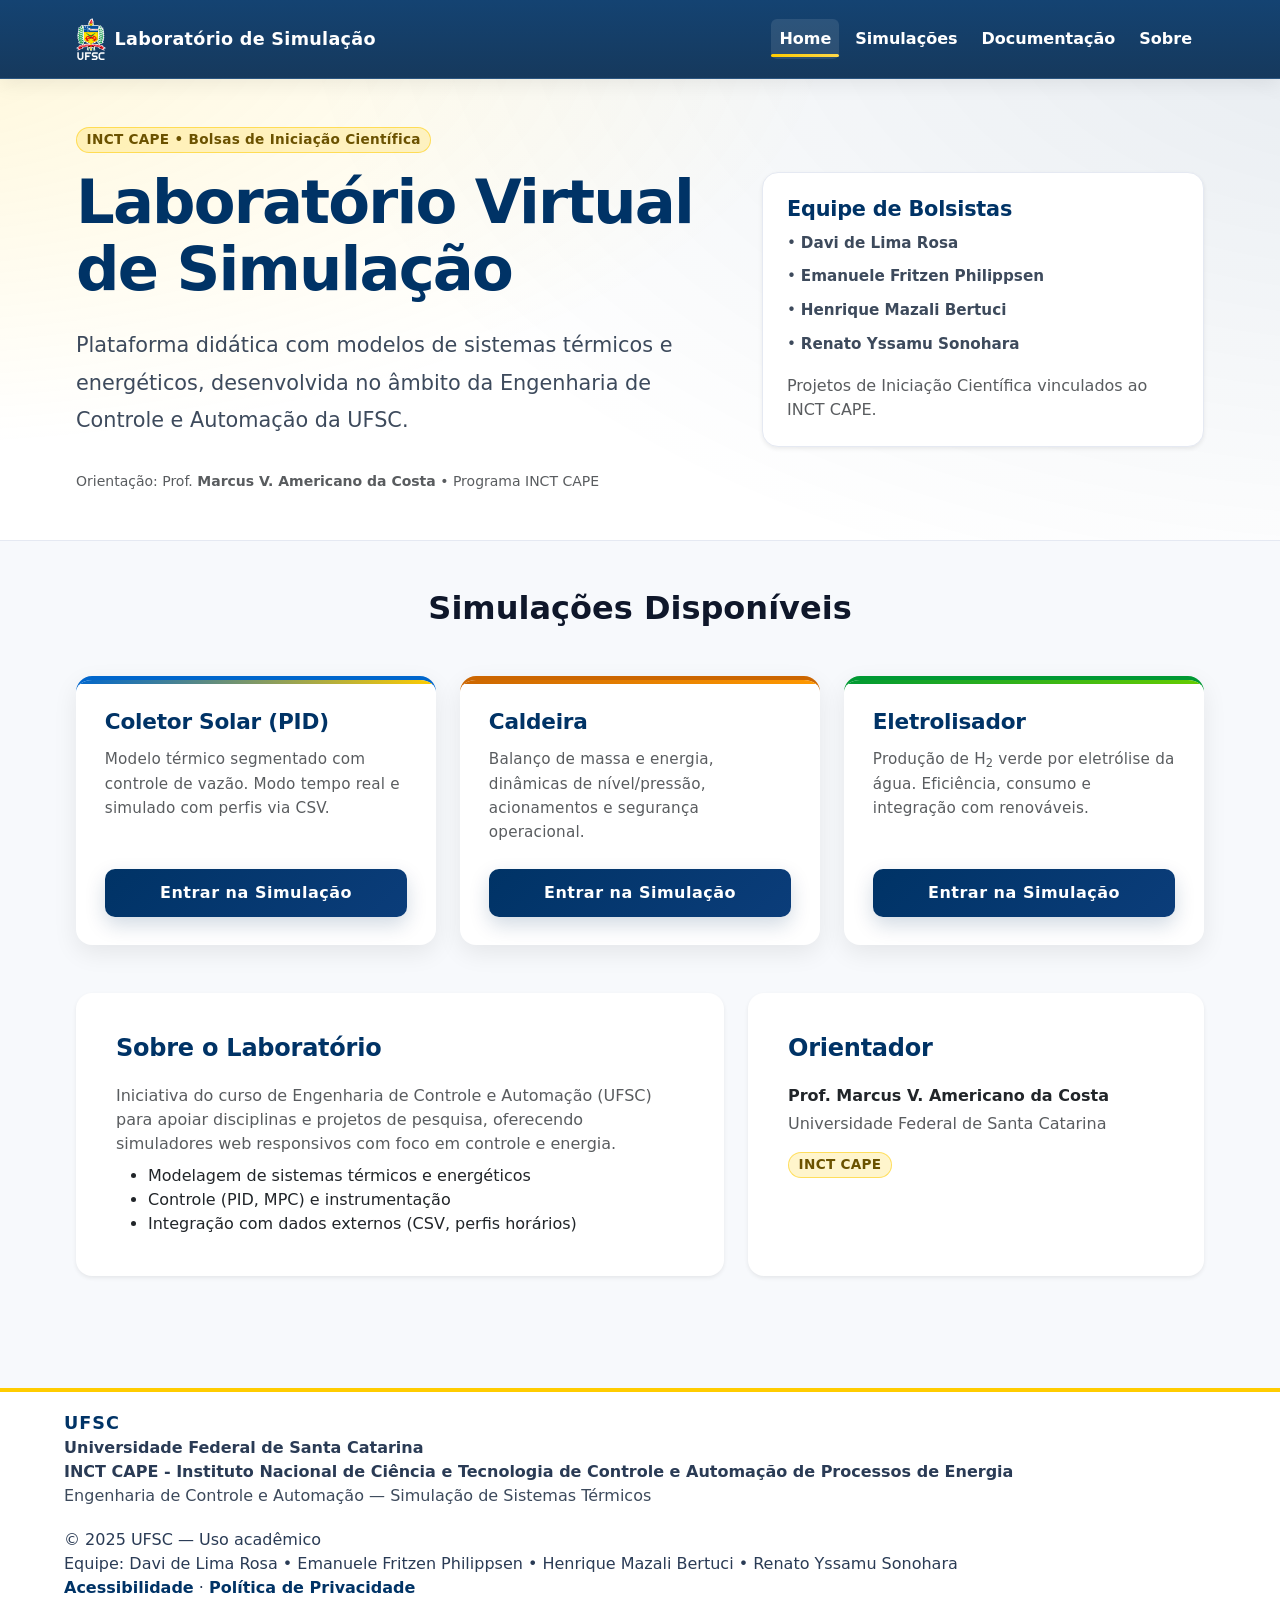
<file: index.html>
<!doctype html>
<html lang="pt-br" data-bs-theme="light">
<head>
  <meta charset="utf-8" />
  <meta name="viewport" content="width=device-width, initial-scale=1" />
  <title>Laboratório de Simulação — UFSC</title>

  <!-- Bootstrap -->
  <link href="https://cdn.jsdelivr.net/npm/bootstrap@5.3.3/dist/css/bootstrap.min.css" rel="stylesheet" crossorigin="anonymous">

  <!-- CSS da home (UFSC) -->
  <link rel="stylesheet" href="home.css" />

 <link rel="shortcut icon" href="logoufsc.png" type="image/png">
</head>
<body>

  <!-- NAVBAR -->
  <nav class="navbar navbar-expand-lg ufsc-nav sticky-top" data-bs-theme="light">
    <div class="container-fluid main-container">
      <a class="navbar-brand d-flex align-items-center fw-bold" href="index.html">
        <img src="logoufsc.png"
             alt="Logo UFSC" height="42" class="me-2">
        <span class="brand-text">Laboratório de Simulação</span>
      </a>

      <button class="navbar-toggler border-0" type="button" data-bs-toggle="collapse" data-bs-target="#navbarNav"
              aria-controls="navbarNav" aria-expanded="false" aria-label="Alternar navegação">
        <span class="navbar-toggler-icon"></span>
      </button>

      <div class="collapse navbar-collapse" id="navbarNav">
        <ul class="navbar-nav ms-auto align-items-lg-center">
          <li class="nav-item">
            <a class="nav-link ufsc-link active" href="index.html">Home</a>
          </li>
          <li class="nav-item dropdown">
            <a class="nav-link dropdown-toggle ufsc-link" href="#" role="button" data-bs-toggle="dropdown">
              Simulações
            </a>
            <ul class="dropdown-menu dropdown-menu-end ufsc-dropdown">
              <li><a class="dropdown-item" href="coletor/">Coletor Solar (PID)</a></li>
              <li><a class="dropdown-item" href="caldeira/">Caldeira</a></li>
              <li><a class="dropdown-item" href="eletrolisador/eletrolisador.html">Eletrolisador</a></li>
            </ul>
          </li>
          <li class="nav-item"><a class="nav-link ufsc-link" href="coletor/readme.html">Documentação</a></li>
          <li class="nav-item"><a class="nav-link ufsc-link" href="sobre/" >Sobre</a></li>
        </ul>
      </div>
    </div>
  </nav>

<header class="hero hero-light py-5 position-relative overflow-hidden">
  
  <div class="container-fluid main-container">
    <div class="row align-items-center g-5">
      <div class="col-lg-7">
        <span class="badge ufsc-badge mb-3">INCT CAPE • Bolsas de Iniciação Científica</span>
        <h1 class="display-5 fw-bold text-ufsc-blue">Laboratório Virtual de Simulação</h1>
        <p class="lead text-hero">
          Plataforma didática com modelos de sistemas térmicos e energéticos, desenvolvida no âmbito
          da Engenharia de Controle e Automação da UFSC.
        </p>
        <div class="mt-3 small text-muted">
          Orientação: Prof. <b>Marcus V. Americano da Costa</b> • Programa INCT CAPE
        </div>
      </div>
      <div class="col-lg-5">
        <div class="card hero-card shadow-sm">
          <div class="card-body p-4">
            <h5 class="card-title mb-2">Equipe de Bolsistas</h5>
            <ul class="list-unstyled mb-3">
              <li>• <b>Davi de Lima Rosa</b> </li>
              <li>• <b>Emanuele Fritzen Philippsen</b> </li>
              <li>• <b>Henrique Mazali Bertuci</b> </li>
              <li>• <b>Renato Yssamu Sonohara</b> </li>
            </ul>
            <p class="mb-0 text-muted">Projetos de Iniciação Científica vinculados ao INCT CAPE.</p>
          </div>
        </div>
      </div>
    </div>
  </div>
</header>


  <!-- SIMULAÇÕES -->
  <main class="container-fluid main-container py-5">
    <div class="text-center mb-5">
      <h2 class="text-center fw-bold">Simulações Disponíveis</h2>
    </div>

    <div class="row g-4">
      <!-- Coletor -->
      <div class="col-12 col-md-6 col-lg-4">
        <div class="card sim-card coletor h-100">
          <div class="card-body d-flex flex-column">
            <h5 class="card-title">Coletor Solar (PID)</h5>
            <p class="card-text text-muted">
              Modelo térmico segmentado com controle de vazão. Modo tempo real e simulado com perfis via CSV.
            </p>
            <div class="mt-auto">
              <a href="coletor/" class="btn btn-primary w-100">Entrar na Simulação</a>
            </div>
          </div>
        </div>
      </div>

      <!-- Caldeira -->
      <div class="col-12 col-md-6 col-lg-4">
        <div class="card sim-card caldeira h-100">
          <div class="card-body d-flex flex-column">
            <h5 class="card-title">Caldeira</h5>
            <p class="card-text text-muted">
              Balanço de massa e energia, dinâmicas de nível/pressão, acionamentos e segurança operacional.
            </p>
            <div class="mt-auto">
              <a href="caldeira/" class="btn btn-primary w-100">Entrar na Simulação</a>
            </div>
          </div>
        </div>
      </div>

      <!-- Eletrolisador -->
      <div class="col-12 col-md-6 col-lg-4">
        <div class="card sim-card eletrolisador h-100">
          <div class="card-body d-flex flex-column">
            <h5 class="card-title">Eletrolisador</h5>
            <p class="card-text text-muted">
              Produção de H<sub>2</sub> verde por eletrólise da água. Eficiência, consumo e integração com renováveis.
            </p>
            <div class="mt-auto">
              <a href="eletrolisador/eletrolisador.html" class="btn btn-primary w-100">Entrar na Simulação</a>
            </div>
          </div>
        </div>
      </div>
    </div>

    <!-- bloco institucional -->
    <section class="mt-5">
      <div class="row g-4 align-items-stretch">
        <div class="col-lg-7">
          <div class="card border-0 shadow-sm h-100 info-card">
            <div class="card-body p-4">
              <h5 class="card-title">Sobre o Laboratório</h5>
              <p class="mb-2 text-muted">
                Iniciativa do curso de Engenharia de Controle e Automação (UFSC) para apoiar disciplinas e projetos
                de pesquisa, oferecendo simuladores web responsivos com foco em controle e energia.
              </p>
              <ul class="mb-0">
                <li>Modelagem de sistemas térmicos e energéticos</li>
                <li>Controle (PID, MPC) e instrumentação</li>
                <li>Integração com dados externos (CSV, perfis horários)</li>
              </ul>
            </div>
          </div>
        </div>
        <div class="col-lg-5">
          <div class="card border-0 shadow-sm h-100 info-card">
            <div class="card-body p-4">
              <h5 class="card-title">Orientador</h5>
              <p class="mb-1"><b>Prof. Marcus V. Americano da Costa</b></p>
              <p class="text-muted mb-3">Universidade Federal de Santa Catarina</p>
              <span class="badge ufsc-badge">INCT CAPE </span>
            </div>
          </div>
        </div>
      </div>
    </section>
  </main>

  <!-- RODAPÉ -->
  <footer class="ufsc-footer mt-4">
    <div class="main-container ufsc-footer-inner">
      <div class="left">
        <div class="logo">UFSC</div>
        <div class="name">Universidade Federal de Santa Catarina</div>
        <div class="name"> INCT CAPE - Instituto Nacional de Ciência e Tecnologia de Controle e Automação de Processos de Energia</div>
        <div class="dept">Engenharia de Controle e Automação — Simulação de Sistemas Térmicos</div>
      </div>
      <div class="right">
        <div>© 2025 UFSC — Uso acadêmico</div>
        <div>Equipe: Davi de Lima Rosa • Emanuele Fritzen Philippsen • Henrique Mazali Bertuci • Renato Yssamu Sonohara</div>
        <div><a href="#" data-coming="Acessibilidade">Acessibilidade</a> · <a href="#" data-coming="Política de Privacidade">Política de Privacidade</a></div>
      </div>
    </div>
    <div class="bar"></div>
  </footer>

  <!-- MODAL “EM BREVE” -->
  <div class="modal fade" id="comingModal" tabindex="-1" aria-hidden="true">
    <div class="modal-dialog modal-dialog-centered">
      <div class="modal-content border-0">
        <div class="modal-header bg-warning-subtle">
          <h5 class="modal-title text-dark" id="comingTitle">Em breve</h5>
          <button type="button" class="btn-close" data-bs-dismiss="modal" aria-label="Fechar"></button>
        </div>
        <div class="modal-body">
          <p class="mb-2">Este simulador está em desenvolvimento.</p>
          <ul class="small text-muted mb-0">
            <li>Projeto orientado por <b>Prof. Marcus V. Americano da Costa</b>.</li>
            <li>Bolsistas de Iniciação Científica vinculados ao <b>INCT CAPE</b>.</li>
          </ul>
        </div>
        <div class="modal-footer">
          <button class="btn btn-primary" data-bs-dismiss="modal">Ok, entendi</button>
        </div>
      </div>
    </div>
  </div>

  <!-- Bootstrap Bundle -->
  <script src="https://cdn.jsdelivr.net/npm/bootstrap@5.3.3/dist/js/bootstrap.bundle.min.js" crossorigin="anonymous"></script>

  <!-- JS da Home -->
  <script>
    document.addEventListener('DOMContentLoaded', () => {
      // Navbar scroll effect
      const navbar = document.querySelector('.ufsc-nav');
      window.addEventListener('scroll', () => {
        if (window.scrollY > 10) {
          navbar.classList.add('scrolled');
        } else {
          navbar.classList.remove('scrolled');
        }
      });

      // Modal "Em breve"
      const modalEl = document.getElementById('comingModal');
      const modal = new bootstrap.Modal(modalEl);
      const title = modalEl.querySelector('#comingTitle');

      document.querySelectorAll('[data-coming]').forEach(el => {
        el.addEventListener('click', (e) => {
          e.preventDefault();
          const what = el.getAttribute('data-coming') || 'Em breve';
          title.textContent = `${what} — em breve`;
          modal.show();
        });
      });
    });
  </script>
</body>
</html>
</file>
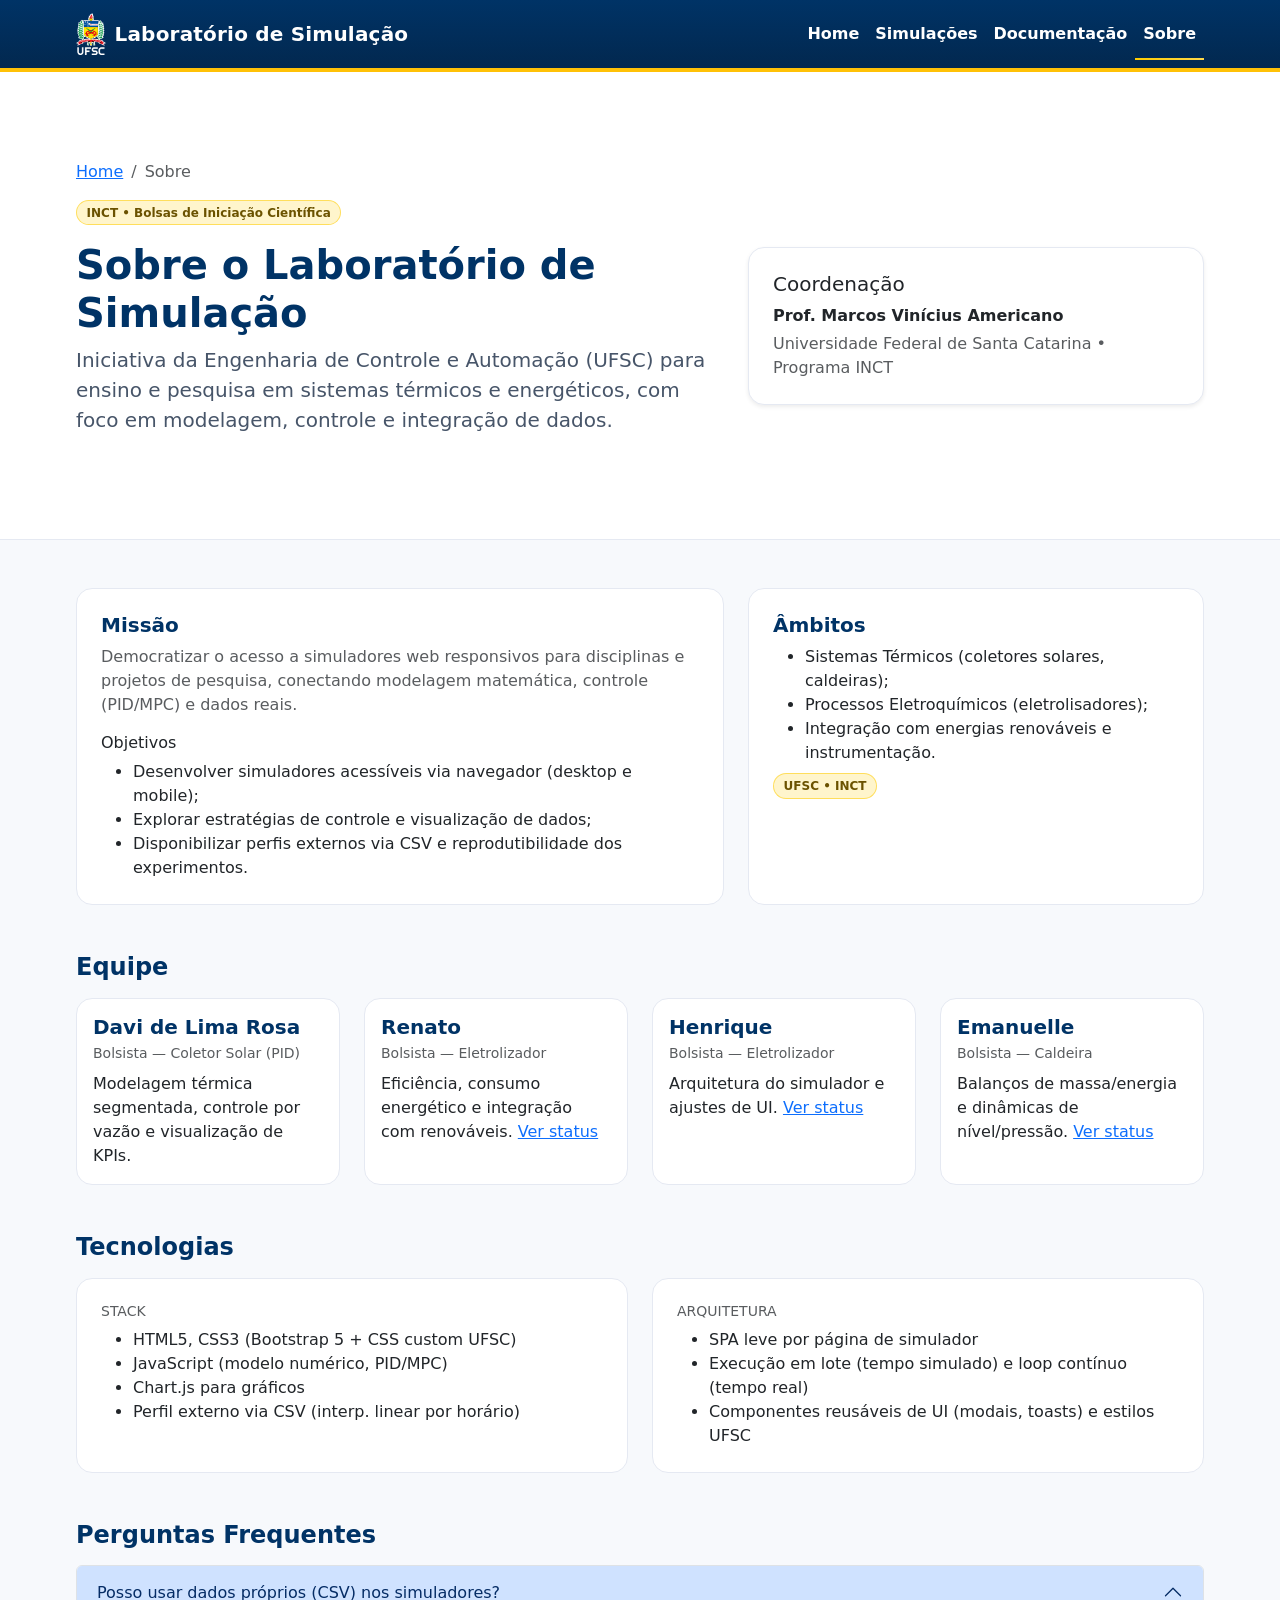
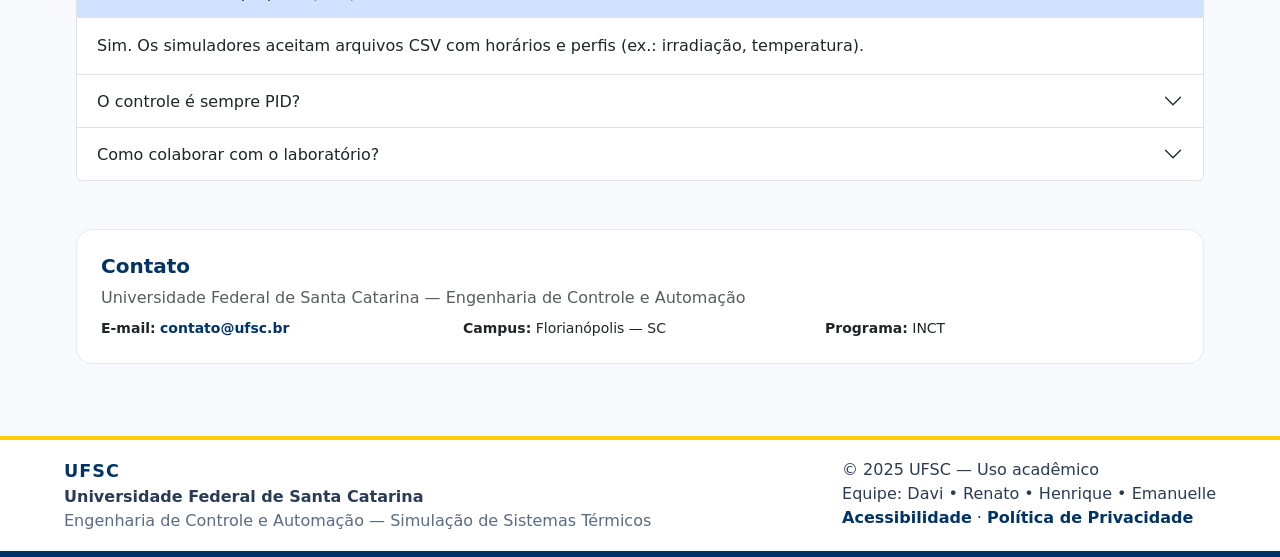
<file: sobre/index.html>
<!doctype html>
<html lang="pt-br" data-bs-theme="light">
<head>
  <meta charset="utf-8" />
  <meta name="viewport" content="width=device-width, initial-scale=1" />
  <title>Sobre — Laboratório de Simulação • UFSC</title>

  <!-- Bootstrap -->
  <link href="https://cdn.jsdelivr.net/npm/bootstrap@5.3.3/dist/css/bootstrap.min.css" rel="stylesheet" crossorigin="anonymous">

  <!-- CSS da página Sobre -->
  <link rel="stylesheet" href="sobre.css" />
</head>
<body>

  <!-- NAVBAR (mesma identidade visual da home) -->
  <nav class="navbar navbar-expand-lg ufsc-nav sticky-top border-bottom border-warning border-4" data-bs-theme="light">
    <div class="container-fluid main-container">
      <a class="navbar-brand d-flex align-items-center fw-bold" href="../index.html">
        <img src="../logoufsc.png" alt="Logo UFSC" height="42" class="me-2">
        <span class="brand-text">Laboratório de Simulação</span>
      </a>

      <button class="navbar-toggler border-0" type="button" data-bs-toggle="collapse" data-bs-target="#navbarNav"
              aria-controls="navbarNav" aria-expanded="false" aria-label="Alternar navegação">
        <span class="navbar-toggler-icon"></span>
      </button>

      <div class="collapse navbar-collapse" id="navbarNav">
        <ul class="navbar-nav ms-auto align-items-lg-center">
          <li class="nav-item"><a class="nav-link ufsc-link" href="../index.html">Home</a></li>
          <li class="nav-item dropdown">
            <a class="nav-link dropdown-toggle ufsc-link" href="#" role="button" data-bs-toggle="dropdown">Simulações</a>
            <ul class="dropdown-menu dropdown-menu-end ufsc-dropdown">
              <li><a class="dropdown-item" href="../coletor/">Coletor Solar (PID)</a></li>
              <li><a class="dropdown-item" href="../caldeira/">Caldeira</a></li>
              <li><a class="dropdown-item" href="../eletrolisador/eletrolisador.html">Eletrolisador</a></li>
            </ul>
          </li>
          <li class="nav-item"><a class="nav-link ufsc-link" href="../coletor/readme.html">Documentação</a></li>
          <li class="nav-item"><a class="nav-link ufsc-link active" href="./">Sobre</a></li>
        </ul>
      </div>
    </div>
  </nav>

  <!-- HERO -->
  <header class="hero hero-light py-5">
    <div class="container-fluid main-container">
      <nav aria-label="breadcrumb" class="mb-3">
        <ol class="breadcrumb mb-0">
          <li class="breadcrumb-item"><a href="../index.html">Home</a></li>
          <li class="breadcrumb-item active" aria-current="page">Sobre</li>
        </ol>
      </nav>

      <div class="row align-items-center g-4">
        <div class="col-lg-7">
          <span class="badge ufsc-badge mb-3">INCT • Bolsas de Iniciação Científica</span>
          <h1 class="display-6 fw-bold text-ufsc-blue">Sobre o Laboratório de Simulação</h1>
          <p class="lead text-hero">
            Iniciativa da Engenharia de Controle e Automação (UFSC) para ensino e pesquisa em sistemas
            térmicos e energéticos, com foco em modelagem, controle e integração de dados.
          </p>
        </div>
        <div class="col-lg-5">
          <div class="card hero-card shadow-sm">
            <div class="card-body p-4">
              <h5 class="card-title mb-2">Coordenação</h5>
              <p class="mb-1"><b>Prof. Marcos Vinícius Americano</b></p>
              <p class="text-muted mb-0">Universidade Federal de Santa Catarina • Programa INCT</p>
            </div>
          </div>
        </div>
      </div>
    </div>
  </header>

  <!-- CONTEÚDO PRINCIPAL -->
  <main class="container-fluid main-container py-5">
    <!-- Missão e Objetivos -->
    <section class="mb-5">
      <div class="row g-4">
        <div class="col-lg-7">
          <div class="card info-card h-100">
            <div class="card-body p-4">
              <h5 class="card-title">Missão</h5>
              <p class="text-muted mb-2">
                Democratizar o acesso a simuladores web responsivos para disciplinas e projetos de pesquisa,
                conectando modelagem matemática, controle (PID/MPC) e dados reais.
              </p>
              <h6 class="mt-3">Objetivos</h6>
              <ul class="mb-0">
                <li>Desenvolver simuladores acessíveis via navegador (desktop e mobile);</li>
                <li>Explorar estratégias de controle e visualização de dados;</li>
                <li>Disponibilizar perfis externos via CSV e reprodutibilidade dos experimentos.</li>
              </ul>
            </div>
          </div>
        </div>

        <div class="col-lg-5">
          <div class="card info-card h-100">
            <div class="card-body p-4">
              <h5 class="card-title">Âmbitos</h5>
              <ul class="mb-2">
                <li>Sistemas Térmicos (coletores solares, caldeiras);</li>
                <li>Processos Eletroquímicos (eletrolisadores);</li>
                <li>Integração com energias renováveis e instrumentação.</li>
              </ul>
              <span class="badge ufsc-badge">UFSC • INCT</span>
            </div>
          </div>
        </div>
      </div>
    </section>

    <!-- Equipe -->
    <section class="mb-5">
      <h2 class="h4 fw-bold text-ufsc-blue mb-3">Equipe</h2>
      <div class="row g-4">
        <!-- Davi -->
        <div class="col-12 col-md-6 col-lg-3">
          <div class="card sim-card h-100">
            <div class="card-body">
              <h5 class="card-title mb-1">Davi de Lima Rosa</h5>
              <p class="text-muted small mb-2">Bolsista — Coletor Solar (PID)</p>
              <p class="mb-0">Modelagem térmica segmentada, controle por vazão e visualização de KPIs.</p>
            </div>
          </div>
        </div>
        <!-- Renato -->
        <div class="col-12 col-md-6 col-lg-3">
          <div class="card sim-card h-100">
            <div class="card-body">
              <h5 class="card-title mb-1">Renato</h5>
              <p class="text-muted small mb-2">Bolsista — Eletrolizador</p>
              <p class="mb-0">Eficiência, consumo energético e integração com renováveis. <a href="#" data-coming="Eletrolizador">Ver status</a></p>
            </div>
          </div>
        </div>
        <!-- Henrique -->
        <div class="col-12 col-md-6 col-lg-3">
          <div class="card sim-card h-100">
            <div class="card-body">
              <h5 class="card-title mb-1">Henrique</h5>
              <p class="text-muted small mb-2">Bolsista — Eletrolizador</p>
              <p class="mb-0">Arquitetura do simulador e ajustes de UI. <a href="#" data-coming="Eletrolizador">Ver status</a></p>
            </div>
          </div>
        </div>
        <!-- Emanuelle -->
        <div class="col-12 col-md-6 col-lg-3">
          <div class="card sim-card h-100">
            <div class="card-body">
              <h5 class="card-title mb-1">Emanuelle</h5>
              <p class="text-muted small mb-2">Bolsista — Caldeira</p>
              <p class="mb-0">Balanços de massa/energia e dinâmicas de nível/pressão. <a href="#" data-coming="Caldeira">Ver status</a></p>
            </div>
          </div>
        </div>
      </div>
    </section>

    <!-- Tecnologias e Arquitetura -->
    <section class="mb-5">
      <h2 class="h4 fw-bold text-ufsc-blue mb-3">Tecnologias</h2>
      <div class="row g-4">
        <div class="col-lg-6">
          <div class="card info-card h-100">
            <div class="card-body p-4">
              <h6 class="text-uppercase text-muted small">Stack</h6>
              <ul class="mb-0">
                <li>HTML5, CSS3 (Bootstrap 5 + CSS custom UFSC)</li>
                <li>JavaScript (modelo numérico, PID/MPC)</li>
                <li>Chart.js para gráficos</li>
                <li>Perfil externo via CSV (interp. linear por horário)</li>
              </ul>
            </div>
          </div>
        </div>
        <div class="col-lg-6">
          <div class="card info-card h-100">
            <div class="card-body p-4">
              <h6 class="text-uppercase text-muted small">Arquitetura</h6>
              <ul class="mb-0">
                <li>SPA leve por página de simulador</li>
                <li>Execução em lote (tempo simulado) e loop contínuo (tempo real)</li>
                <li>Componentes reusáveis de UI (modais, toasts) e estilos UFSC</li>
              </ul>
            </div>
          </div>
        </div>
      </div>
    </section>

    <!-- FAQs -->
    <section class="mb-5">
      <h2 class="h4 fw-bold text-ufsc-blue mb-3">Perguntas Frequentes</h2>
      <div class="accordion" id="faq">
        <div class="accordion-item">
          <h2 class="accordion-header" id="q1">
            <button class="accordion-button" type="button" data-bs-toggle="collapse" data-bs-target="#a1" aria-expanded="true" aria-controls="a1">
              Posso usar dados próprios (CSV) nos simuladores?
            </button>
          </h2>
          <div id="a1" class="accordion-collapse collapse show" aria-labelledby="q1" data-bs-parent="#faq">
            <div class="accordion-body">
              Sim. Os simuladores aceitam arquivos CSV com horários e perfis (ex.: irradiação, temperatura).
            </div>
          </div>
        </div>

        <div class="accordion-item">
          <h2 class="accordion-header" id="q2">
            <button class="accordion-button collapsed" type="button" data-bs-toggle="collapse" data-bs-target="#a2" aria-expanded="false" aria-controls="a2">
              O controle é sempre PID?
            </button>
          </h2>
          <div id="a2" class="accordion-collapse collapse" aria-labelledby="q2" data-bs-parent="#faq">
            <div class="accordion-body">
              O PID é o padrão. Estamos avaliando extensões (ex.: MPC) conforme o projeto avança.
            </div>
          </div>
        </div>

        <div class="accordion-item">
          <h2 class="accordion-header" id="q3">
            <button class="accordion-button collapsed" type="button" data-bs-toggle="collapse" data-bs-target="#a3" aria-expanded="false" aria-controls="a3">
              Como colaborar com o laboratório?
            </button>
          </h2>
          <div id="a3" class="accordion-collapse collapse" aria-labelledby="q3" data-bs-parent="#faq">
            <div class="accordion-body">
              Procure a coordenação do curso ou entre em contato com a equipe do laboratório.
            </div>
          </div>
        </div>
      </div>
    </section>

    <!-- Contato -->
    <section>
      <div class="card info-card">
        <div class="card-body p-4">
          <h5 class="card-title">Contato</h5>
          <p class="mb-2 text-muted">Universidade Federal de Santa Catarina — Engenharia de Controle e Automação</p>
          <div class="row g-2 small">
            <div class="col-md-4"><b>E-mail:</b> <a href="#" class="link-ufsc" data-coming="Contato">contato@ufsc.br</a></div>
            <div class="col-md-4"><b>Campus:</b> Florianópolis — SC</div>
            <div class="col-md-4"><b>Programa:</b> INCT</div>
          </div>
        </div>
      </div>
    </section>
  </main>

  <!-- RODAPÉ -->
  <footer class="ufsc-footer mt-4">
    <div class="main-container ufsc-footer-inner">
      <div class="left">
        <div class="logo">UFSC</div>
        <div class="name">Universidade Federal de Santa Catarina</div>
        <div class="dept">Engenharia de Controle e Automação — Simulação de Sistemas Térmicos</div>
      </div>
      <div class="right">
        <div>© 2025 UFSC — Uso acadêmico</div>
        <div>Equipe: Davi • Renato • Henrique • Emanuelle</div>
        <div><a href="#" data-coming="Acessibilidade">Acessibilidade</a> · <a href="#" data-coming="Política de Privacidade">Política de Privacidade</a></div>
      </div>
    </div>
    <div class="bar"></div>
  </footer>

  <!-- MODAL “EM BREVE” -->
  <div class="modal fade" id="comingModal" tabindex="-1" aria-hidden="true">
    <div class="modal-dialog modal-dialog-centered">
      <div class="modal-content border-0">
        <div class="modal-header bg-warning-subtle">
          <h5 class="modal-title text-dark" id="comingTitle">Em breve</h5>
          <button type="button" class="btn-close" data-bs-dismiss="modal" aria-label="Fechar"></button>
        </div>
        <div class="modal-body">
          <p class="mb-2">Este conteúdo está em desenvolvimento.</p>
          <ul class="small text-muted mb-0">
            <li>Projeto orientado por <b>Prof. Marcos Vinícius Americano</b>.</li>
            <li>Bolsistas de Iniciação Científica vinculados ao <b>INCT</b>.</li>
          </ul>
        </div>
        <div class="modal-footer">
          <button class="btn btn-primary" data-bs-dismiss="modal">Ok, entendi</button>
        </div>
      </div>
    </div>
  </div>

  <!-- Bootstrap Bundle -->
  <script src="https://cdn.jsdelivr.net/npm/bootstrap@5.3.3/dist/js/bootstrap.bundle.min.js" crossorigin="anonymous"></script>

  <!-- JS simples: abre modal “Em breve” -->
  <script>
    document.addEventListener('DOMContentLoaded', () => {
      const modalEl = document.getElementById('comingModal');
      const modal = new bootstrap.Modal(modalEl);
      const title = modalEl.querySelector('#comingTitle');

      document.querySelectorAll('[data-coming]').forEach(el => {
        el.addEventListener('click', (e) => {
          e.preventDefault();
          const what = el.getAttribute('data-coming') || 'Em breve';
          title.textContent = `${what} — em breve`;
          modal.show();
        });
      });
    });
  </script>
</body>
</html>
</file>
<file: home.css>
/* ===== Paleta UFSC (tema claro) ===== */
:root{
  --ufsc-blue:#003366;
  --ufsc-blue-2:#0b3d7a;          /* mais vivo para botoes/hover */
  --ufsc-yellow:#ffcc00;

  --ink:#0f172a;                  /* texto principal */
  --muted:#3d4a5c;                /* texto secundário - mais forte */
  --surface:#ffffff;              /* fundo de cartões */
  --bg:#f7f9fc;                   /* fundo geral claro */
  --line:#e5e9f2;                 /* bordas suaves */
}

/* ===== Layout geral ===== */
html,body{ overflow-x:hidden; background:var(--bg); color:var(--ink); }
.main-container{ max-width:90vw; margin:0 auto; }
@media (min-width:1400px){ .main-container{ max-width:1320px; } }

/* ===== Navbar Light UFSC ===== */
.ufsc-nav-light{
  background:#ffffff;
}
.ufsc-nav-light .navbar-brand .brand-text{
  color:var(--ufsc-blue);
}
.ufsc-nav-light .navbar-toggler{
  border-color:rgba(0,0,0,.1);
}
.ufsc-nav-light .navbar-toggler-icon{
  background-image: url("data:image/svg+xml,%3csvg xmlns='http://www.w3.org/2000/svg' viewBox='0 0 30 30'%3e%3cpath stroke='rgba(0,0,0,.7)' stroke-linecap='round' stroke-miterlimit='10' stroke-width='2' d='M4 7h22M4 15h22M4 23h22'/%3e%3c/svg%3e");
}

/* Links com sublinhado amarelo animado */
.ufsc-link{
  position:relative; color:var(--ufsc-blue)!important; font-weight:600;
}
.ufsc-link::after{
  content:""; position:absolute; left:0; right:0; bottom:-6px; height:2px;
  background:linear-gradient(90deg,var(--ufsc-yellow),#ffd84a);
  transform:scaleX(0); transform-origin:left; transition:transform .18s ease;
}
.ufsc-link:hover::after, .navbar .nav-link.active.ufsc-link::after{
  transform:scaleX(1);
}

/* Dropdown claro com bordas suaves e moderno */
.ufsc-dropdown{
  border: 1px solid rgba(229, 233, 242, 0.6);
  box-shadow: 0 16px 40px rgba(0, 0, 0, 0.12);
  backdrop-filter: blur(8px);
  -webkit-backdrop-filter: blur(8px);
  padding: 0.6rem;
  border-radius: 14px;
  background: rgba(255, 255, 255, 0.95);
  animation: dropdownSlide 0.25s cubic-bezier(0.34, 1.56, 0.64, 1);
}

@keyframes dropdownSlide{
  from{
    opacity: 0;
    transform: translateY(-8px);
  }
  to{
    opacity: 1;
    transform: translateY(0);
  }
}

.ufsc-dropdown .dropdown-item{
  border-radius: 8px;
  font-weight: 600;
  color: #0b2240;
  transition: all 0.25s ease;
  padding: 0.7rem 0.9rem;
}

.ufsc-dropdown .dropdown-item:hover{
  background: rgba(0, 51, 102, 0.08);
  transform: translateX(4px);
}

.ufsc-dropdown .dropdown-item.active,
.ufsc-dropdown .dropdown-item:active{
  background: rgba(255, 204, 0, 0.15);
  color: #0b2240;
}

/* ===== HERO Light com sol decorativo ===== */
.hero-light{
  background:
    radial-gradient(60rem 26rem at -10% -10%, rgba(255,204,0,.15), rgba(255,255,255,0)),
    radial-gradient(70rem 40rem at 110% -20%, rgba(0,51,102,.10), rgba(255,255,255,0)),
    #fff;
  color:var(--ink);
  border-bottom:1px solid var(--line);
  
}
.text-hero{ color:var(--muted); }

/* Sol decorativo (canto superior esquerdo) */
.hero-sun{
  position:absolute; inset: -120px auto auto -120px; width:320px; height:320px; border-radius:50%;
  background:
    radial-gradient(circle at 50% 50%, rgba(255,204,0,.9) 0, rgba(255,204,0,.6) 42%, rgba(255,204,0,.0) 60%),
    radial-gradient(520px 520px at 50% 50%, rgba(255,220,60,.25), rgba(255,255,255,0) 60%);
  filter: blur(.3px);
  pointer-events:none;
}

/* Card do herói */
.hero-card{
  background:var(--surface);
  border:1px solid var(--line);
  border-radius:16px;
}

/* Badge UFSC/INCT */
.ufsc-badge{
  display:inline-block; padding:.35rem .6rem; border-radius:999px;
  background:rgba(255,204,0,.2); color:#6b5200; border:1px solid rgba(255,204,0,.55);
  font-weight:700;
}

/* Botão UFSC */
.btn-ufsc{
  background:var(--ufsc-blue); border-color:var(--ufsc-blue);
  color:#fff; font-weight:700;
  box-shadow:0 6px 18px rgba(0,51,102,.18);
}
.btn-ufsc:hover{ background:var(--ufsc-blue-2); border-color:var(--ufsc-blue-2); color:#fff; }

/* Ícone de sol (inline-svg via background) */
.i-sun{
  width:20px; height:20px; display:inline-block; flex:0 0 20px;
  background-image: url('data:image/svg+xml;utf8,<svg xmlns="http://www.w3.org/2000/svg" width="20" height="20" fill="%23ffbf00" viewBox="0 0 24 24"><path d="M6.76 4.84l-1.8-1.79-1.41 1.41 1.79 1.8 1.42-1.42zm10.48 0l1.8-1.79 1.41 1.41-1.79 1.8-1.42-1.42zM12 4V1h-0v3h0zm0 19v-3h-0v3h0zm7.16-9h3v0h-3v0zM1.84 12h3v0h-3v0zm14.4 7.16l1.79 1.8 1.41-1.41-1.8-1.79-1.4 1.4zM4.84 17.16l-1.79 1.8 1.41 1.41 1.8-1.79-1.42-1.42zM12 6a6 6 0 100 12 6 6 0 000-12z"/></svg>');
  background-size:contain; background-repeat:no-repeat; background-position:center;
}

/* ===== Cards das simulações ===== */
.sim-card{
  background: #fff;
  border: none;
  border-radius: 16px;
  transition: all 0.35s cubic-bezier(0.34, 1.56, 0.64, 1);
  position: relative;
  overflow: hidden;
  box-shadow: 0 8px 24px rgba(0, 0, 0, 0.08);
  border-top: 4px solid var(--ufsc-blue);
}

.sim-card::before{
  content: "";
  position: absolute;
  top: 0;
  left: 0;
  right: 0;
  height: 4px;
  background: linear-gradient(90deg, var(--ufsc-blue), var(--ufsc-yellow));
  z-index: 1;
}

.sim-card::after{
  content: "";
  position: absolute;
  top: 0;
  left: 0;
  right: 0;
  bottom: 0;
  background: linear-gradient(135deg, rgba(255, 204, 0, 0.03) 0%, transparent 100%);
  opacity: 0;
  transition: opacity 0.35s ease;
  pointer-events: none;
}

.sim-card:hover{
  transform: translateY(-6px) scale(1.01);
  box-shadow: 0 20px 48px rgba(0, 0, 0, 0.15);
}

.sim-card:hover::after{
  opacity: 1;
}

.sim-card .card-body{
  padding: 1.8rem !important;
}

.sim-card .card-title{
  color: var(--ufsc-blue);
  font-weight: 900;
  font-size: 1.4rem;
  margin-bottom: 1rem !important;
  letter-spacing: -0.01em;
}

.sim-card .card-text{
  color: #4a5a6f;
  font-size: 0.98rem;
  line-height: 1.7;
  margin-bottom: 1.8rem !important;
  font-weight: 400;
}

/* Variações por tipo de simulação */
.sim-card.coletor::before{
  background: linear-gradient(90deg, #0066cc, #ffcc00);
}

.sim-card.coletor{
  border-top-color: #0066cc;
}

.sim-card.caldeira::before{
  background: linear-gradient(90deg, #cc6600, #ff9900);
}

.sim-card.caldeira{
  border-top-color: #cc6600;
}

.sim-card.eletrolisador::before{
  background: linear-gradient(90deg, #009933, #66cc00);
}

.sim-card.eletrolisador{
  border-top-color: #009933;
}

/* Row com mais espaçamento entre cards */
main .row{
  margin-bottom: 2rem;
}

/* ===== Bloco institucional ===== */
.info-card{
  background:#fff;
  border:1px solid var(--line);
  border-radius:16px;
}

/* ===== Rodapé Light ===== */
.ufsc-footer{
  background:#ffffff;
  border-top:4px solid var(--ufsc-yellow);
  color:#2a3b55;
}
.ufsc-footer-inner{
  display:flex;justify-content:space-between;gap:20px;flex-wrap:wrap;
  padding:18px 0;
}
.ufsc-footer .logo{ font-weight:900;letter-spacing:1px;font-size:1.1rem; color:var(--ufsc-blue) }
.ufsc-footer .name{ font-weight:700 }
.ufsc-footer .dept{ color:#3d4a5c }
.ufsc-footer .right a{ color:var(--ufsc-blue);text-decoration:none;font-weight:700 }
.ufsc-footer .right a:hover{ text-decoration:underline }
.ufsc-footer .bar{ height:6px;background:var(--ufsc-blue) }

/* ===== Utilidades ===== */
.text-ufsc-blue{ color:var(--ufsc-blue) }

/* ====== NAVBAR MODERNA ====== */
.ufsc-nav{
  background: linear-gradient(180deg, rgba(0, 51, 102, 0.92) 0%, rgba(2, 40, 79, 0.92) 100%);
  backdrop-filter: blur(12px);
  -webkit-backdrop-filter: blur(12px);
  border-bottom: 1px solid rgba(255, 255, 255, 0.1);
  box-shadow: 0 4px 20px rgba(0, 0, 0, 0.08);
  transition: box-shadow 0.3s ease, background 0.3s ease;
  padding: 0.8rem 0;
}

.ufsc-nav.scrolled{
  box-shadow: 0 8px 32px rgba(0, 0, 0, 0.15);
  padding: 1rem 0;
}

/* marca + espaçamentos */
.navbar-brand{
  transition: all 0.3s ease;
}

.navbar-brand .brand-text{
  color: #fff;
  letter-spacing: 0.3px;
  font-weight: 700;
  font-size: 1.1rem;
}

.navbar-brand:hover{
  transform: translateX(-2px);
  opacity: 1;
}

.navbar-brand img{
  transition: transform 0.3s ease;
}

.navbar-brand:hover img{
  transform: scale(1.05) rotate(-2deg);
}

/* Toggler sempre visível no tema escuro */
.navbar[data-bs-theme="dark"] .navbar-toggler{
  color: #fff;
  border-color: rgba(255, 255, 255, 0.2);
  transition: all 0.3s ease;
}

.navbar[data-bs-theme="dark"] .navbar-toggler:hover{
  border-color: rgba(255, 255, 255, 0.4);
  background: rgba(255, 255, 255, 0.08);
}

.navbar[data-bs-theme="dark"] .navbar-toggler-icon{
  background-image: url("data:image/svg+xml,%3csvg xmlns='http://www.w3.org/2000/svg' viewBox='0 0 30 30'%3e%3cpath stroke='rgba(255,255,255,.9)' stroke-linecap='round' stroke-miterlimit='10' stroke-width='2' d='M4 7h22M4 15h22M4 23h22'/%3e%3c/svg%3e");
}

/* Links com sublinhado animado nas interações */
.ufsc-link{
  position: relative;
  color: #fff !important;
  font-weight: 600;
  padding: 0.5rem 0.75rem;
  margin: 0 0.25rem;
  border-radius: 6px;
  transition: all 0.3s ease;
}

.ufsc-link::after{
  content: "";
  position: absolute;
  left: 50%;
  right: 50%;
  bottom: 2px;
  height: 2.5px;
  background: linear-gradient(90deg, var(--ufsc-yellow), #ffd84a);
  transform: scaleX(0);
  transform-origin: center;
  transition: all 0.35s cubic-bezier(0.34, 1.56, 0.64, 1);
  border-radius: 2px;
}

.ufsc-link::before{
  content: "";
  position: absolute;
  inset: 0;
  background: rgba(255, 255, 255, 0.08);
  border-radius: 6px;
  opacity: 0;
  transition: opacity 0.3s ease;
}

.ufsc-link:hover::before{
  opacity: 1;
}

.ufsc-link:hover::after,
.ufsc-link:focus-visible::after,
.navbar .nav-link.active.ufsc-link::after{
  left: 0;
  right: 0;
  transform: scaleX(1);
}

.ufsc-link:hover{
  transform: translateY(-1px);
}

.navbar .nav-link.active{
  color: #fff !important;
}

.navbar .nav-link.active.ufsc-link{
  background: rgba(255, 255, 255, 0.1);
}

/* Estado de foco acessível */
.ufsc-link:focus-visible{
  outline: 2px solid #ffd84a;
  outline-offset: 4px;
  border-radius: 6px;
}

/* ===== Botões modernos nas simulações ===== */
.sim-card .btn-primary{
  background: linear-gradient(135deg, var(--ufsc-blue) 0%, var(--ufsc-blue-2) 100%);
  border: none;
  border-radius: 10px;
  font-weight: 700;
  letter-spacing: 0.5px;
  padding: 0.75rem 1.5rem;
  box-shadow: 0 8px 20px rgba(0, 51, 102, 0.18);
  transition: all 0.3s cubic-bezier(0.34, 1.56, 0.64, 1);
  position: relative;
  overflow: hidden;
}

.sim-card .btn-primary::before{
  content: "";
  position: absolute;
  top: 50%;
  left: 50%;
  width: 0;
  height: 0;
  border-radius: 50%;
  background: rgba(255, 255, 255, 0.3);
  transform: translate(-50%, -50%);
  transition: width 0.6s, height 0.6s;
}

.sim-card .btn-primary:hover::before{
  width: 300px;
  height: 300px;
}

.sim-card .btn-primary:hover{
  background: linear-gradient(135deg, var(--ufsc-blue-2) 0%, #0a3469 100%);
  box-shadow: 0 12px 32px rgba(0, 51, 102, 0.28);
  transform: translateY(-2px) scale(1.02);
  color: #fff;
}

.sim-card .btn-primary:active{
  transform: translateY(0) scale(0.98);
  box-shadow: 0 4px 12px rgba(0, 51, 102, 0.15);
}

/* ===== Hierarquia Tipográfica ===== */

/* Títulos principais da página */
main > h2{
  font-size: 2.75rem;
  font-weight: 900;
  letter-spacing: -0.02em;
  margin-bottom: 1.5rem !important;
  color: var(--ink);
}

/* Seções com títulos */
section > h2{
  font-size: 2.5rem;
  font-weight: 900;
  letter-spacing: -0.02em;
  margin-bottom: 1.2rem;
  color: var(--ink);
}

/* Títulos dos cards de simulação */
.sim-card .card-title{
  font-size: 1.35rem;
  font-weight: 900;
  letter-spacing: -0.01em;
  margin-bottom: 0.8rem !important;
  color: var(--ufsc-blue);
  line-height: 1.2;
}

/* Texto descritivo dos cards */
.sim-card .card-text{
  font-size: 0.95rem;
  color: #4a5a6f;
  font-weight: 400;
  line-height: 1.6;
  margin-bottom: 1.5rem !important;
  letter-spacing: 0.2px;
}

/* Títulos dos cards informativos */
.info-card .card-title{
  font-size: 1.5rem;
  font-weight: 900;
  letter-spacing: -0.01em;
  margin-bottom: 0.9rem !important;
  color: var(--ufsc-blue);
  line-height: 1.3;
}

/* Texto do herói */
.hero-light .display-5{
  font-size: clamp(2.8rem, 6vw, 3.8rem);
  font-weight: 950;
  letter-spacing: -0.03em;
  line-height: 1.1;
  margin-bottom: 1.5rem;
}

.hero-light .lead{
  font-size: 1.3rem;
  font-weight: 400;
  line-height: 1.8;
  color: #3d4a5c;
  margin-bottom: 2rem;
}

/* Subtextos mais suaves */
.text-muted{
  font-weight: 400;
  opacity: 1;
}

/* Espaçamento verticais aumentados */
main{
  padding-top: 3.5rem !important;
  padding-bottom: 3.5rem !important;
}

section{
  margin-top: 2.5rem;
  margin-bottom: 2.5rem;
}

/* Hero card com melhor tipografia */
.hero-card h5{
  font-size: 1.3rem;
  font-weight: 900;
  letter-spacing: -0.01em;
  margin-bottom: 0.9rem;
  color: var(--ufsc-blue);
}

.hero-card ul{
  line-height: 1.8;
  color: #3d4a5c;
  font-size: 0.95rem;
}

.hero-card li{
  margin-bottom: 0.4rem;
}

/* Info card com melhor estilo */
.info-card .card-body{
  padding: 2.5rem !important;
}

.info-card .card-title{
  margin-bottom: 1.2rem !important;
}

.info-card p:first-child{
  font-size: 1.1rem;
  font-weight: 700;
}

/* Badge melhorado */
.ufsc-badge{
  font-size: 0.85rem;
  letter-spacing: 0.3px;
}
</file>
<file: sobre/sobre.css>
/* ===== Paleta UFSC (claro) ===== */
:root{
  --ufsc-blue:#003366;
  --ufsc-blue-2:#0b3d7a;
  --ufsc-yellow:#ffcc00;

  --ink:#0f172a;
  --muted:#475569;
  --surface:#ffffff;
  --bg:#f7f9fc;
  --line:#e5e9f2;
}

html,body{ overflow-x:hidden; background:var(--bg); color:var(--ink); }

/* 90% da largura no desktop */
.main-container{ max-width:90vw; margin:0 auto; }
@media (min-width:1400px){ .main-container{ max-width:1320px; } }

/* ===== Navbar clara (mesmo look da home) ===== */
.ufsc-nav{ background:#ffffff; }
.navbar-brand .brand-text{ color:var(--ufsc-blue); }
.navbar .nav-link.ufsc-link{
  color:var(--ufsc-blue) ; font-weight:600; position:relative;
}
.navbar .nav-link.ufsc-link::after{
  content:""; position:absolute; left:0; right:0; bottom:-6px; height:2px;
  background:linear-gradient(90deg,var(--ufsc-yellow),#ffd84a);
  transform:scaleX(0); transform-origin:left; transition:transform .18s ease;
}
.navbar .nav-link.ufsc-link:hover::after,
.navbar .nav-link.ufsc-link.active::after{ transform:scaleX(1); }

/* Dropdown claro */
.ufsc-dropdown{
  border:1px solid var(--line);
  background:#fff;
  box-shadow:0 12px 28px rgba(2,8,23,.08);
  padding:.35rem; border-radius:12px;
}
.ufsc-dropdown .dropdown-item{
  border-radius:8px; font-weight:600; color:#0b2240;
}
.ufsc-dropdown .dropdown-item:hover{ background:rgba(0,0,0,.04); }
.ufsc-dropdown .dropdown-item.active,
.ufsc-dropdown .dropdown-item:active{
  background: rgba(255,204,0,.25); color:#0b2240;
}

/* ===== HERO (claro) ===== */
.hero.hero-light{
  background:#ffffff;
  border-bottom:1px solid var(--line);
  min-height: clamp(420px, 52vh, 620px);
  display:flex; align-items:center;
}
.text-hero{ color:var(--muted); }

.hero-card{
  background:var(--surface);
  border:1px solid var(--line);
  border-radius:16px;
}

/* Badge institucional */
.ufsc-badge{
  display:inline-block; padding:.35rem .6rem; border-radius:999px;
  background:rgba(255,204,0,.2); color:#6b5200; border:1px solid rgba(255,204,0,.55);
  font-weight:700;
}

/* ===== Cards e blocos ===== */
.sim-card, .info-card{
  background:#fff;
  border:1px solid var(--line);
  border-radius:16px;
  transition: transform .15s ease, box-shadow .15s ease, border-color .15s ease;
}
.sim-card:hover, .info-card:hover{
  transform: translateY(-2px);
  border-color: #cfd6e3;
  box-shadow: 0 14px 28px rgba(2,8,23,.08);
}
.sim-card .card-title, .info-card .card-title{
  color:var(--ufsc-blue); font-weight:800;
}

/* Links UFSC */
.link-ufsc{ color:var(--ufsc-blue); text-decoration:none; font-weight:600; }
.link-ufsc:hover{ text-decoration:underline; }

/* ===== Rodapé claro ===== */
.ufsc-footer{
  background:#ffffff;
  border-top:4px solid var(--ufsc-yellow);
  color:#2a3b55;
}
.ufsc-footer-inner{
  display:flex;justify-content:space-between;gap:20px;flex-wrap:wrap;
  padding:18px 0;
}
.ufsc-footer .logo{ font-weight:900;letter-spacing:1px;font-size:1.1rem; color:var(--ufsc-blue) }
.ufsc-footer .name{ font-weight:700 }
.ufsc-footer .dept{ color:#5b6b82 }
.ufsc-footer .right a{ color:var(--ufsc-blue);text-decoration:none;font-weight:700 }
.ufsc-footer .right a:hover{ text-decoration:underline }
.ufsc-footer .bar{ height:6px;background:var(--ufsc-blue) }

/* Utilidade */
.text-ufsc-blue{ color:var(--ufsc-blue); }

/* ====== NAVBAR ====== */
.ufsc-nav{
  background: linear-gradient(180deg, var(--ufsc-blue) 0%, #02284f 100%);
}

/* marca + espaçamentos */
.navbar-brand .brand-text{color:#fff; letter-spacing:.2px}
.navbar-brand:hover{opacity:.95}

/* Toggler sempre visível no tema escuro */
.navbar[data-bs-theme="dark"] .navbar-toggler{
  color:#fff
}
.navbar[data-bs-theme="dark"] .navbar-toggler-icon{
  background-image: url("data:image/svg+xml,%3csvg xmlns='http://www.w3.org/2000/svg' viewBox='0 0 30 30'%3e%3cpath stroke='rgba(255,255,255,.9)' stroke-linecap='round' stroke-miterlimit='10' stroke-width='2' d='M4 7h22M4 15h22M4 23h22'/%3e%3c/svg%3e");
}

/* Links com sublinhado animado nas interações */
.ufsc-link{
  position:relative; color:#fff !important; font-weight:600;
}
.ufsc-link::after{
  content:""; position:absolute; left:0; right:0; bottom:-6px; height:2px;
  background:linear-gradient(90deg,var(--ufsc-yellow),#ffd84a);
  transform:scaleX(0); transform-origin:left; transition:transform .18s ease;
}
.ufsc-link:hover::after, .ufsc-link:focus-visible::after, .navbar .nav-link.active.ufsc-link::after{
  transform:scaleX(1);
}
.navbar .nav-link.active{color:#fff}

/* Estado de foco acessível */
.ufsc-link:focus-visible{
  outline:2px solid #bfd9ff; outline-offset:2px; border-radius:4px;
}
</file>
